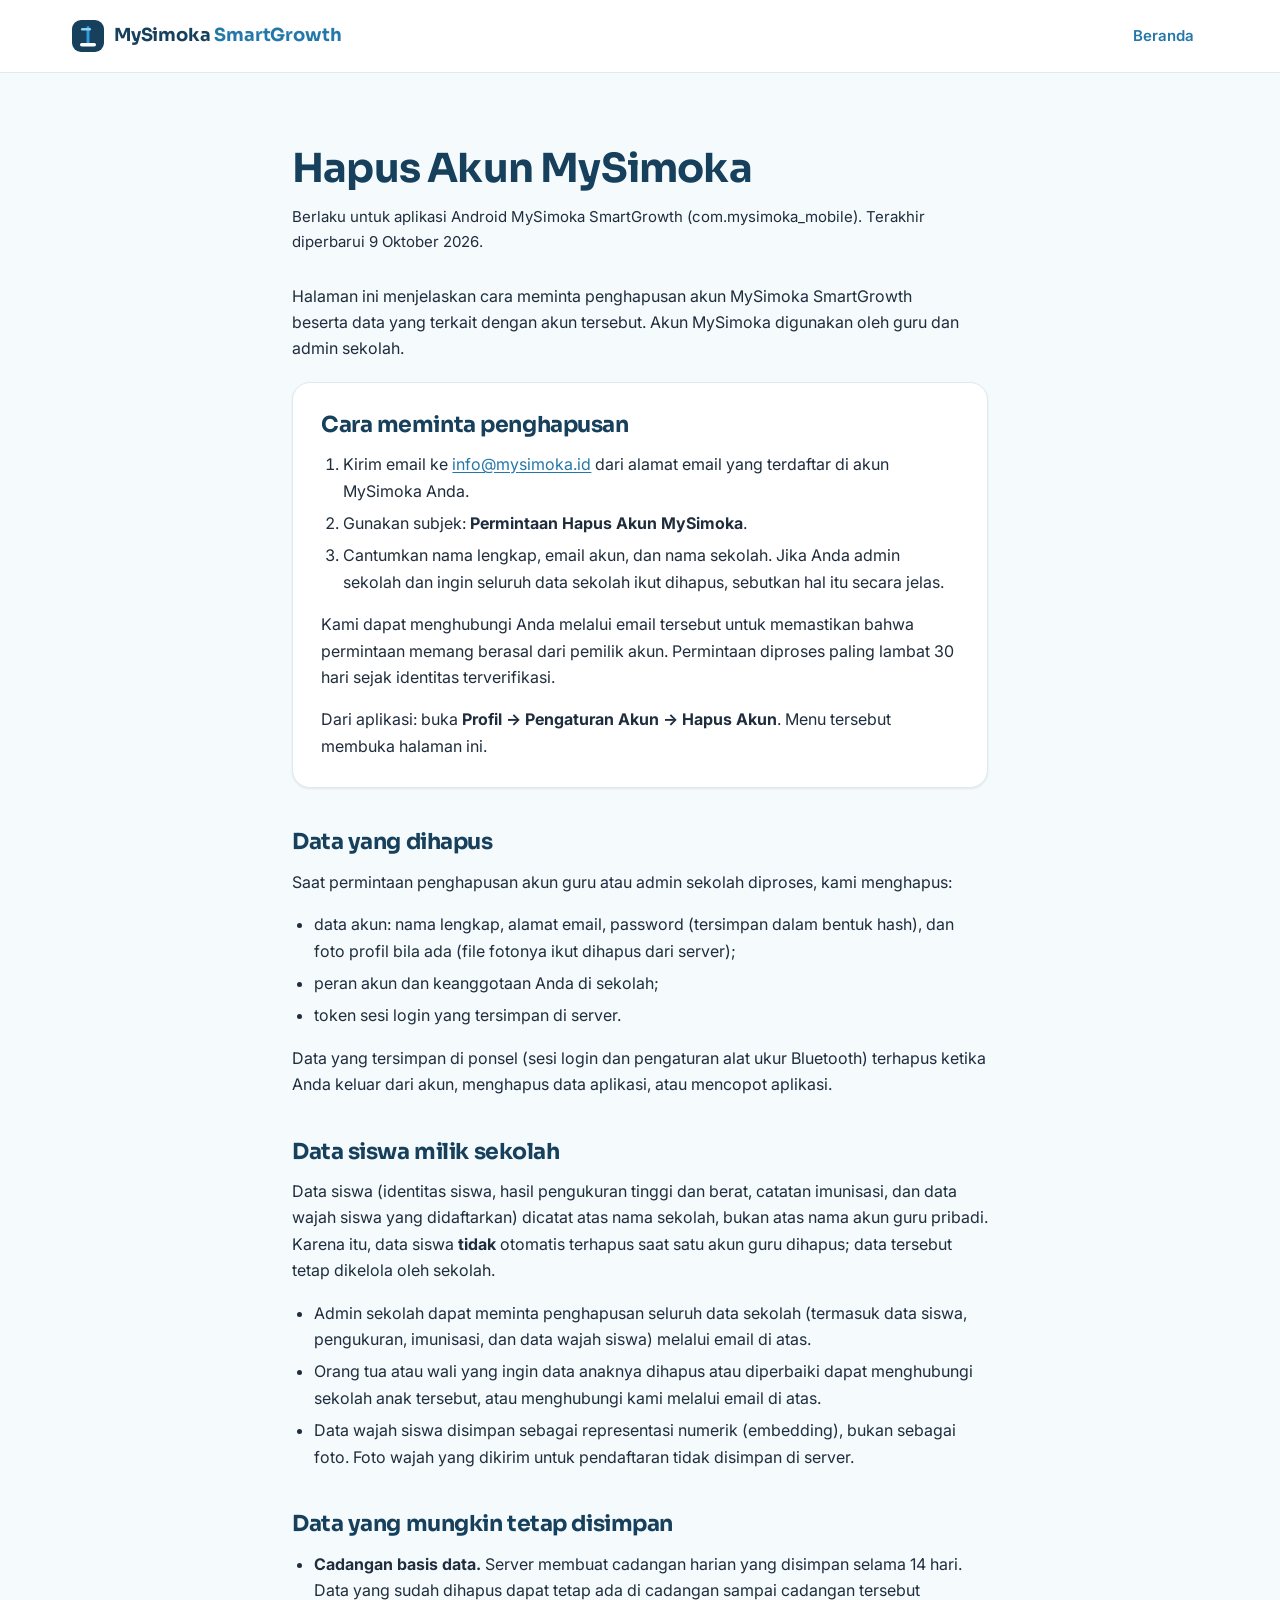
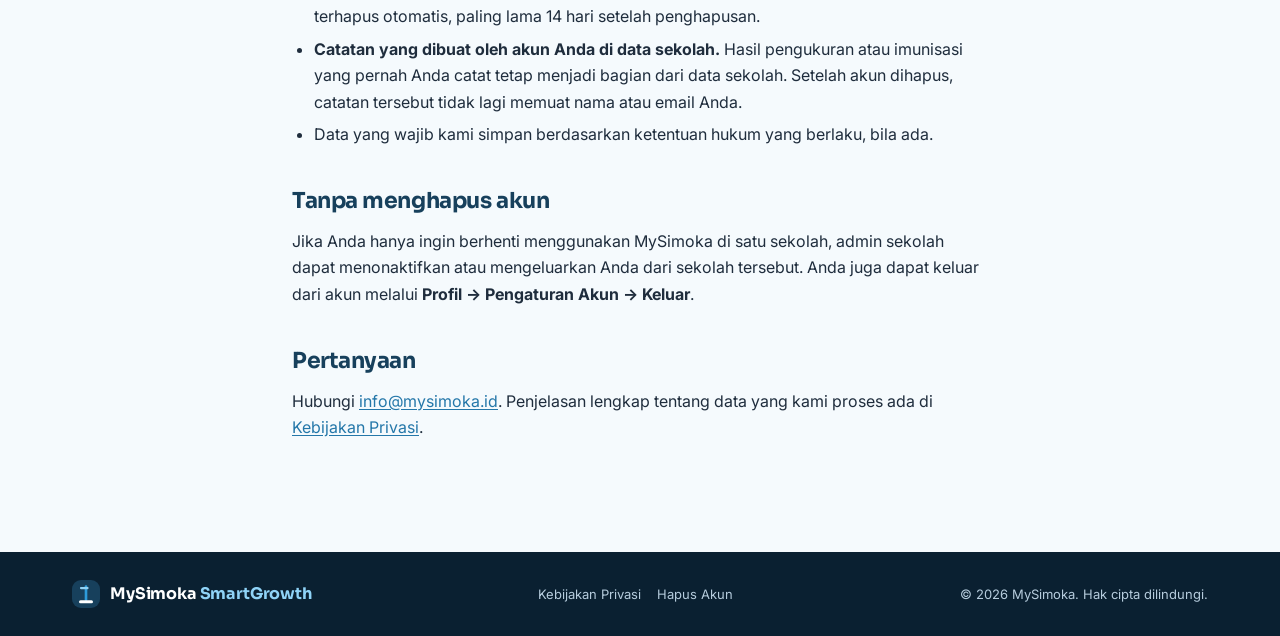
<file: hapus-akun.html>
<!DOCTYPE html>
<html lang="id">
<head>
  <meta charset="UTF-8">
  <meta name="viewport" content="width=device-width, initial-scale=1.0">
  <title>Hapus Akun — MySimoka SmartGrowth</title>
  <meta name="description" content="Cara meminta penghapusan akun MySimoka SmartGrowth beserta data terkait, data apa saja yang dihapus, dan data yang tetap disimpan.">
  <meta name="theme-color" content="#17405C">
  <link rel="canonical" href="https://mysimoka.id/hapus-akun.html">
  <link rel="icon" href="assets/favicon.svg" type="image/svg+xml">
  <link rel="preconnect" href="https://fonts.googleapis.com">
  <link rel="preconnect" href="https://fonts.gstatic.com" crossorigin>
  <link href="https://fonts.googleapis.com/css2?family=Inter:wght@400;500;600;700&family=Sora:wght@600;700;800&display=swap" rel="stylesheet">
  <link rel="stylesheet" href="css/style.css?v=4">
  <link rel="stylesheet" href="css/legal.css?v=1">
</head>
<body>
  <a class="skip-link" href="#main">Langsung ke isi</a>

  <header class="doc-header">
    <nav class="container nav-inner" aria-label="Navigasi">
      <a href="/" class="logo" aria-label="MySimoka SmartGrowth, ke beranda">
        <img src="assets/favicon.svg" alt="" width="32" height="32" class="logo-mark">
        <span>MySimoka <span class="logo-highlight">SmartGrowth</span></span>
      </a>
      <a href="/" class="doc-back">Beranda</a>
    </nav>
  </header>

  <main id="main" class="doc-main">
    <article class="container doc">
      <h1>Hapus Akun MySimoka</h1>
      <p class="doc-meta">Berlaku untuk aplikasi Android MySimoka SmartGrowth (com.mysimoka_mobile). Terakhir diperbarui 9 Oktober 2026.</p>

      <p>Halaman ini menjelaskan cara meminta penghapusan akun MySimoka SmartGrowth beserta data yang terkait dengan akun tersebut. Akun MySimoka digunakan oleh guru dan admin sekolah.</p>

      <div class="doc-card">
        <h2>Cara meminta penghapusan</h2>
        <ol>
          <li>Kirim email ke <a href="mailto:info@mysimoka.id?subject=Permintaan%20Hapus%20Akun%20MySimoka">info@mysimoka.id</a> dari alamat email yang terdaftar di akun MySimoka Anda.</li>
          <li>Gunakan subjek: <strong>Permintaan Hapus Akun MySimoka</strong>.</li>
          <li>Cantumkan nama lengkap, email akun, dan nama sekolah. Jika Anda admin sekolah dan ingin seluruh data sekolah ikut dihapus, sebutkan hal itu secara jelas.</li>
        </ol>
        <p>Kami dapat menghubungi Anda melalui email tersebut untuk memastikan bahwa permintaan memang berasal dari pemilik akun. Permintaan diproses paling lambat 30 hari sejak identitas terverifikasi.</p>
        <p>Dari aplikasi: buka <strong>Profil &rarr; Pengaturan Akun &rarr; Hapus Akun</strong>. Menu tersebut membuka halaman ini.</p>
      </div>

      <h2>Data yang dihapus</h2>
      <p>Saat permintaan penghapusan akun guru atau admin sekolah diproses, kami menghapus:</p>
      <ul>
        <li>data akun: nama lengkap, alamat email, password (tersimpan dalam bentuk hash), dan foto profil bila ada (file fotonya ikut dihapus dari server);</li>
        <li>peran akun dan keanggotaan Anda di sekolah;</li>
        <li>token sesi login yang tersimpan di server.</li>
      </ul>
      <p>Data yang tersimpan di ponsel (sesi login dan pengaturan alat ukur Bluetooth) terhapus ketika Anda keluar dari akun, menghapus data aplikasi, atau mencopot aplikasi.</p>

      <h2>Data siswa milik sekolah</h2>
      <p>Data siswa (identitas siswa, hasil pengukuran tinggi dan berat, catatan imunisasi, dan data wajah siswa yang didaftarkan) dicatat atas nama sekolah, bukan atas nama akun guru pribadi. Karena itu, data siswa <strong>tidak</strong> otomatis terhapus saat satu akun guru dihapus; data tersebut tetap dikelola oleh sekolah.</p>
      <ul>
        <li>Admin sekolah dapat meminta penghapusan seluruh data sekolah (termasuk data siswa, pengukuran, imunisasi, dan data wajah siswa) melalui email di atas.</li>
        <li>Orang tua atau wali yang ingin data anaknya dihapus atau diperbaiki dapat menghubungi sekolah anak tersebut, atau menghubungi kami melalui email di atas.</li>
        <li>Data wajah siswa disimpan sebagai representasi numerik (embedding), bukan sebagai foto. Foto wajah yang dikirim untuk pendaftaran tidak disimpan di server.</li>
      </ul>

      <h2>Data yang mungkin tetap disimpan</h2>
      <ul>
        <li><strong>Cadangan basis data.</strong> Server membuat cadangan harian yang disimpan selama 14 hari. Data yang sudah dihapus dapat tetap ada di cadangan sampai cadangan tersebut terhapus otomatis, paling lama 14 hari setelah penghapusan.</li>
        <li><strong>Catatan yang dibuat oleh akun Anda di data sekolah.</strong> Hasil pengukuran atau imunisasi yang pernah Anda catat tetap menjadi bagian dari data sekolah. Setelah akun dihapus, catatan tersebut tidak lagi memuat nama atau email Anda.</li>
        <li>Data yang wajib kami simpan berdasarkan ketentuan hukum yang berlaku, bila ada.</li>
      </ul>

      <h2>Tanpa menghapus akun</h2>
      <p>Jika Anda hanya ingin berhenti menggunakan MySimoka di satu sekolah, admin sekolah dapat menonaktifkan atau mengeluarkan Anda dari sekolah tersebut. Anda juga dapat keluar dari akun melalui <strong>Profil &rarr; Pengaturan Akun &rarr; Keluar</strong>.</p>

      <h2>Pertanyaan</h2>
      <p>Hubungi <a href="mailto:info@mysimoka.id?subject=Permintaan%20Hapus%20Akun%20MySimoka">info@mysimoka.id</a>. Penjelasan lengkap tentang data yang kami proses ada di <a href="/kebijakan-privasi.html">Kebijakan Privasi</a>.</p>
    </article>
  </main>

  <footer class="doc-footer">
    <div class="container">
      <div class="footer-bottom">
        <a href="/" class="logo logo--light">
          <img src="assets/favicon.svg" alt="" width="28" height="28" class="logo-mark">
          <span>MySimoka <span class="logo-highlight">SmartGrowth</span></span>
        </a>
        <div class="doc-footer-links">
          <a href="/kebijakan-privasi.html">Kebijakan Privasi</a>
          <a href="/hapus-akun.html">Hapus Akun</a>
        </div>
        <p class="copyright">&copy; 2026 MySimoka. Hak cipta dilindungi.</p>
      </div>
    </div>
  </footer>
</body>
</html>
</file>
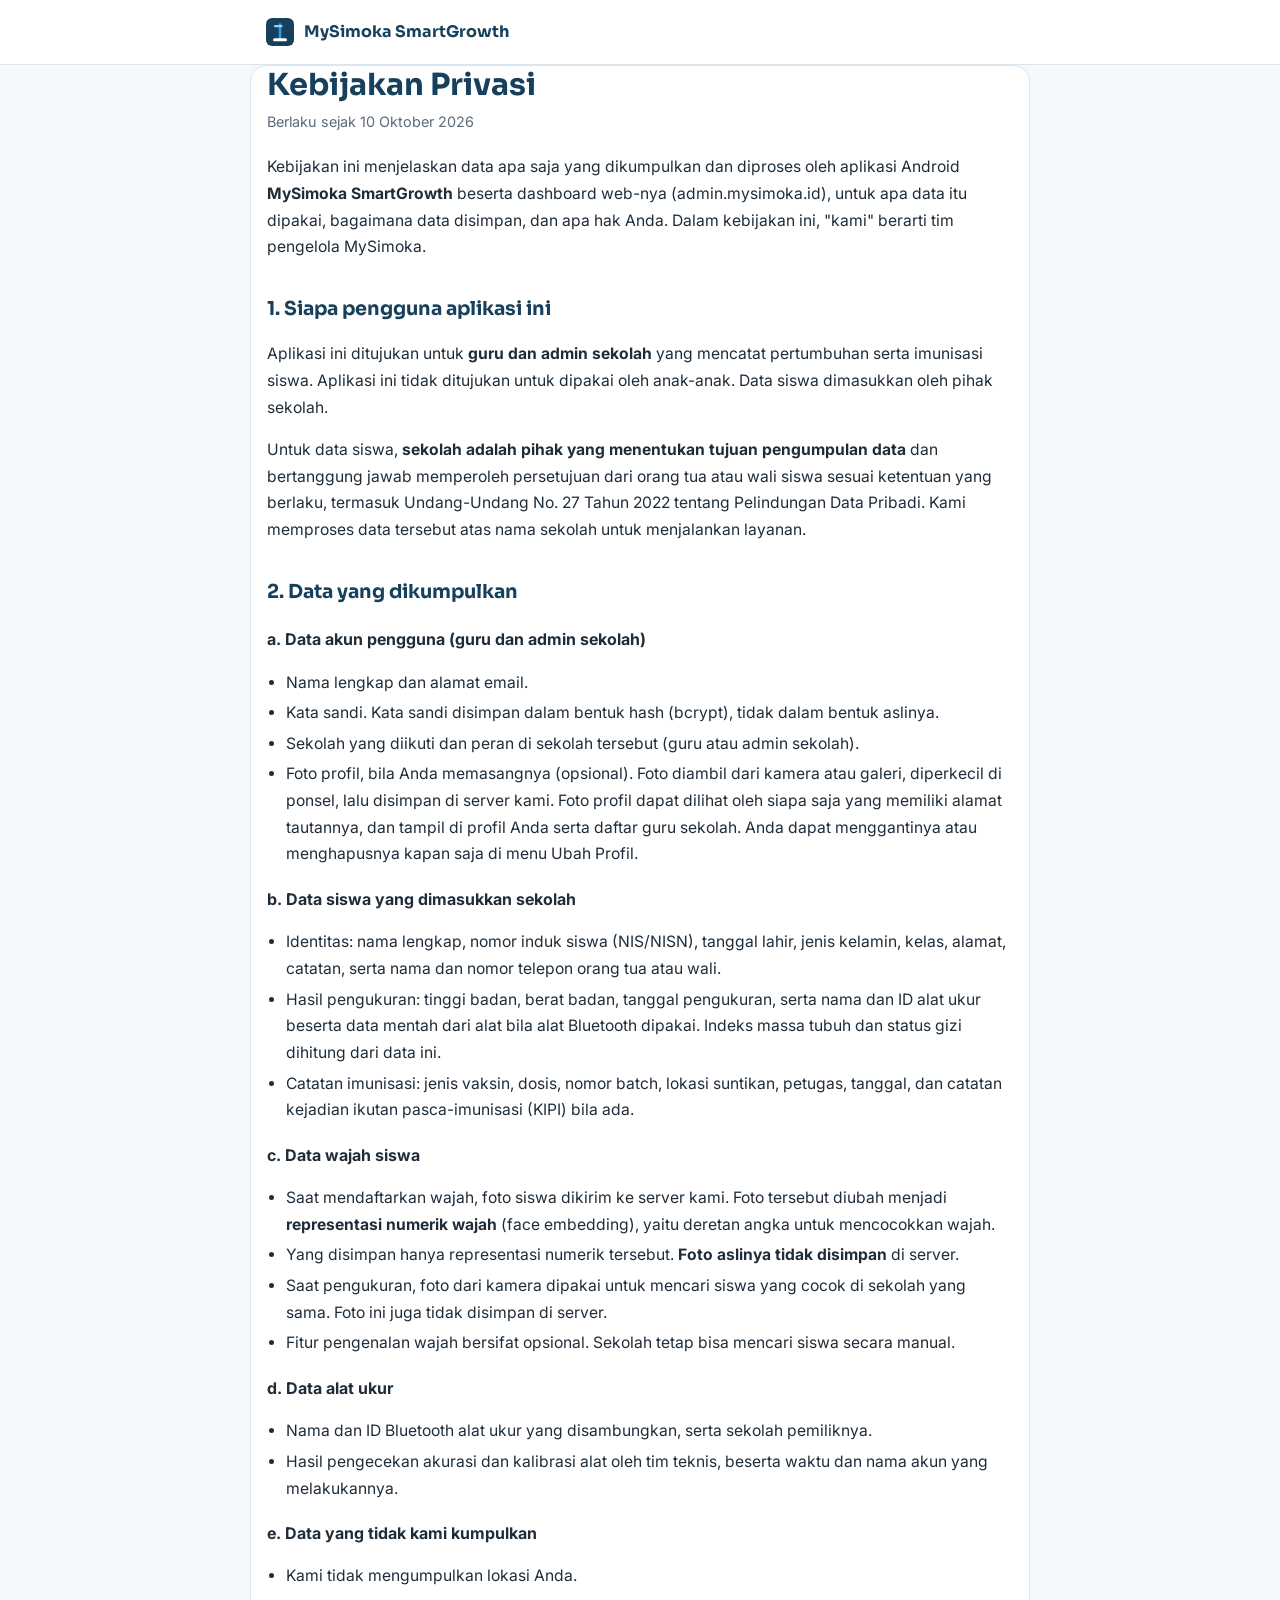
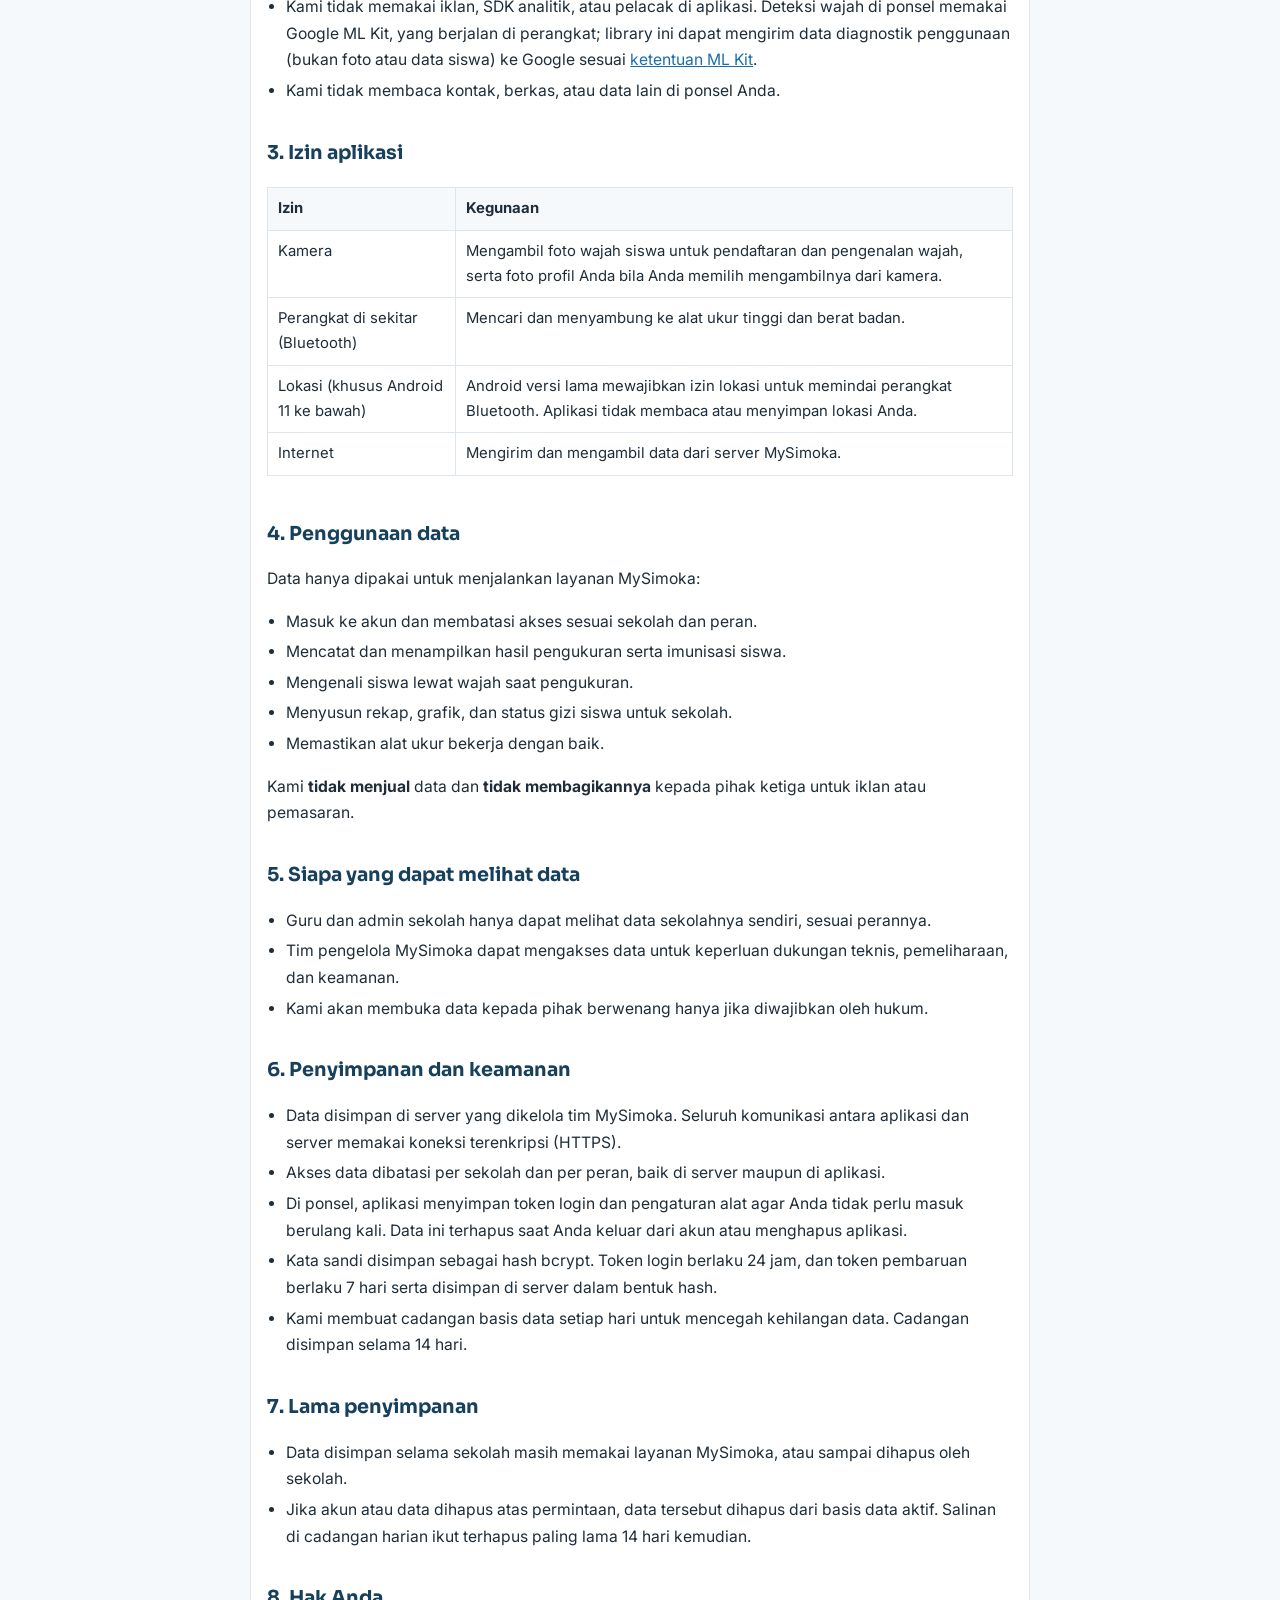
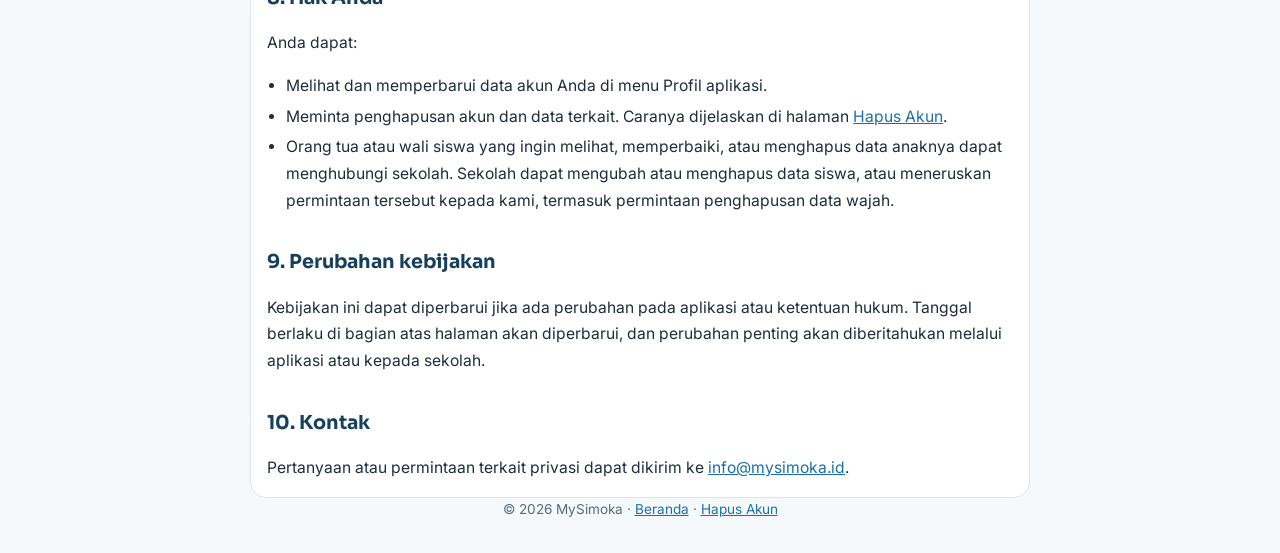
<file: kebijakan-privasi.html>
<!DOCTYPE html>
<html lang="id">
<head>
  <meta charset="UTF-8">
  <meta name="viewport" content="width=device-width, initial-scale=1.0">
  <title>Kebijakan Privasi — MySimoka SmartGrowth</title>
  <meta name="description" content="Kebijakan privasi aplikasi MySimoka SmartGrowth: data yang dikumpulkan, cara penggunaan, penyimpanan, dan hak pengguna.">
  <meta name="theme-color" content="#17405C">
  <link rel="canonical" href="https://mysimoka.id/kebijakan-privasi.html">
  <link rel="icon" href="assets/favicon.svg" type="image/svg+xml">
  <link rel="preconnect" href="https://fonts.googleapis.com">
  <link rel="preconnect" href="https://fonts.gstatic.com" crossorigin>
  <link href="https://fonts.googleapis.com/css2?family=Inter:wght@400;500;600;700&family=Sora:wght@600;700;800&display=swap" rel="stylesheet">
  <style>
    :root { --ink: #17405C; --text: #1f2d3a; --muted: #5b6b7a; --line: #dde6ee; --bg: #f6f9fc; }
    * { box-sizing: border-box; }
    body { margin: 0; font-family: Inter, system-ui, sans-serif; color: var(--text); background: var(--bg); line-height: 1.7; }
    header { background: #fff; border-bottom: 1px solid var(--line); }
    .wrap { max-width: 780px; margin: 0 auto; padding: 0 16px; }
    header .wrap { display: flex; align-items: center; gap: 10px; min-height: 64px; }
    header a { display: flex; align-items: center; gap: 10px; color: var(--ink); font-family: Sora, sans-serif; font-weight: 700; text-decoration: none; }
    main { background: #fff; margin: 24px auto 48px; border: 1px solid var(--line); border-radius: 16px; padding: 28px 24px 36px; }
    h1 { font-family: Sora, sans-serif; color: var(--ink); font-size: 1.9rem; line-height: 1.25; margin: 0 0 6px; }
    h2 { font-family: Sora, sans-serif; color: var(--ink); font-size: 1.2rem; margin: 32px 0 8px; }
    h3 { font-size: 1rem; margin: 18px 0 4px; }
    p, li { font-size: .98rem; }
    ul { padding-left: 1.2rem; }
    li { margin: 4px 0; }
    .meta { color: var(--muted); font-size: .9rem; margin: 0 0 20px; }
    table { width: 100%; border-collapse: collapse; margin: 10px 0; font-size: .93rem; }
    th, td { text-align: left; vertical-align: top; padding: 8px 10px; border: 1px solid var(--line); }
    th { background: var(--bg); }
    .table-scroll { overflow-x: auto; }
    a { color: #1b6fa8; }
    footer { text-align: center; color: var(--muted); font-size: .85rem; padding: 0 16px 32px; }
    @media (max-width: 600px) { main { margin: 16px 16px 32px; padding: 22px 16px 28px; } h1 { font-size: 1.5rem; } }
  </style>
</head>
<body>
  <header>
    <div class="wrap">
      <a href="/"><img src="assets/favicon.svg" alt="" width="28" height="28"> MySimoka SmartGrowth</a>
    </div>
  </header>

  <main class="wrap">
    <h1>Kebijakan Privasi</h1>
    <p class="meta">Berlaku sejak 10 Oktober 2026</p>

    <p>Kebijakan ini menjelaskan data apa saja yang dikumpulkan dan diproses oleh aplikasi Android <strong>MySimoka SmartGrowth</strong> beserta dashboard web-nya (admin.mysimoka.id), untuk apa data itu dipakai, bagaimana data disimpan, dan apa hak Anda. Dalam kebijakan ini, "kami" berarti tim pengelola MySimoka.</p>

    <h2>1. Siapa pengguna aplikasi ini</h2>
    <p>Aplikasi ini ditujukan untuk <strong>guru dan admin sekolah</strong> yang mencatat pertumbuhan serta imunisasi siswa. Aplikasi ini tidak ditujukan untuk dipakai oleh anak-anak. Data siswa dimasukkan oleh pihak sekolah.</p>
    <p>Untuk data siswa, <strong>sekolah adalah pihak yang menentukan tujuan pengumpulan data</strong> dan bertanggung jawab memperoleh persetujuan dari orang tua atau wali siswa sesuai ketentuan yang berlaku, termasuk Undang-Undang No. 27 Tahun 2022 tentang Pelindungan Data Pribadi. Kami memproses data tersebut atas nama sekolah untuk menjalankan layanan.</p>

    <h2>2. Data yang dikumpulkan</h2>

    <h3>a. Data akun pengguna (guru dan admin sekolah)</h3>
    <ul>
      <li>Nama lengkap dan alamat email.</li>
      <li>Kata sandi. Kata sandi disimpan dalam bentuk hash (bcrypt), tidak dalam bentuk aslinya.</li>
      <li>Sekolah yang diikuti dan peran di sekolah tersebut (guru atau admin sekolah).</li>
      <li>Foto profil, bila Anda memasangnya (opsional). Foto diambil dari kamera atau galeri, diperkecil di ponsel, lalu disimpan di server kami. Foto profil dapat dilihat oleh siapa saja yang memiliki alamat tautannya, dan tampil di profil Anda serta daftar guru sekolah. Anda dapat menggantinya atau menghapusnya kapan saja di menu Ubah Profil.</li>
    </ul>

    <h3>b. Data siswa yang dimasukkan sekolah</h3>
    <ul>
      <li>Identitas: nama lengkap, nomor induk siswa (NIS/NISN), tanggal lahir, jenis kelamin, kelas, alamat, catatan, serta nama dan nomor telepon orang tua atau wali.</li>
      <li>Hasil pengukuran: tinggi badan, berat badan, tanggal pengukuran, serta nama dan ID alat ukur beserta data mentah dari alat bila alat Bluetooth dipakai. Indeks massa tubuh dan status gizi dihitung dari data ini.</li>
      <li>Catatan imunisasi: jenis vaksin, dosis, nomor batch, lokasi suntikan, petugas, tanggal, dan catatan kejadian ikutan pasca-imunisasi (KIPI) bila ada.</li>
    </ul>

    <h3>c. Data wajah siswa</h3>
    <ul>
      <li>Saat mendaftarkan wajah, foto siswa dikirim ke server kami. Foto tersebut diubah menjadi <strong>representasi numerik wajah</strong> (face embedding), yaitu deretan angka untuk mencocokkan wajah.</li>
      <li>Yang disimpan hanya representasi numerik tersebut. <strong>Foto aslinya tidak disimpan</strong> di server.</li>
      <li>Saat pengukuran, foto dari kamera dipakai untuk mencari siswa yang cocok di sekolah yang sama. Foto ini juga tidak disimpan di server.</li>
      <li>Fitur pengenalan wajah bersifat opsional. Sekolah tetap bisa mencari siswa secara manual.</li>
    </ul>

    <h3>d. Data alat ukur</h3>
    <ul>
      <li>Nama dan ID Bluetooth alat ukur yang disambungkan, serta sekolah pemiliknya.</li>
      <li>Hasil pengecekan akurasi dan kalibrasi alat oleh tim teknis, beserta waktu dan nama akun yang melakukannya.</li>
    </ul>

    <h3>e. Data yang tidak kami kumpulkan</h3>
    <ul>
      <li>Kami tidak mengumpulkan lokasi Anda.</li>
      <li>Kami tidak memakai iklan, SDK analitik, atau pelacak di aplikasi. Deteksi wajah di ponsel memakai Google ML Kit, yang berjalan di perangkat; library ini dapat mengirim data diagnostik penggunaan (bukan foto atau data siswa) ke Google sesuai <a href="https://developers.google.com/ml-kit/terms">ketentuan ML Kit</a>.</li>
      <li>Kami tidak membaca kontak, berkas, atau data lain di ponsel Anda.</li>
    </ul>

    <h2>3. Izin aplikasi</h2>
    <div class="table-scroll">
      <table>
        <thead><tr><th>Izin</th><th>Kegunaan</th></tr></thead>
        <tbody>
          <tr><td>Kamera</td><td>Mengambil foto wajah siswa untuk pendaftaran dan pengenalan wajah, serta foto profil Anda bila Anda memilih mengambilnya dari kamera.</td></tr>
          <tr><td>Perangkat di sekitar (Bluetooth)</td><td>Mencari dan menyambung ke alat ukur tinggi dan berat badan.</td></tr>
          <tr><td>Lokasi (khusus Android 11 ke bawah)</td><td>Android versi lama mewajibkan izin lokasi untuk memindai perangkat Bluetooth. Aplikasi tidak membaca atau menyimpan lokasi Anda.</td></tr>
          <tr><td>Internet</td><td>Mengirim dan mengambil data dari server MySimoka.</td></tr>
        </tbody>
      </table>
    </div>

    <h2>4. Penggunaan data</h2>
    <p>Data hanya dipakai untuk menjalankan layanan MySimoka:</p>
    <ul>
      <li>Masuk ke akun dan membatasi akses sesuai sekolah dan peran.</li>
      <li>Mencatat dan menampilkan hasil pengukuran serta imunisasi siswa.</li>
      <li>Mengenali siswa lewat wajah saat pengukuran.</li>
      <li>Menyusun rekap, grafik, dan status gizi siswa untuk sekolah.</li>
      <li>Memastikan alat ukur bekerja dengan baik.</li>
    </ul>
    <p>Kami <strong>tidak menjual</strong> data dan <strong>tidak membagikannya</strong> kepada pihak ketiga untuk iklan atau pemasaran.</p>

    <h2>5. Siapa yang dapat melihat data</h2>
    <ul>
      <li>Guru dan admin sekolah hanya dapat melihat data sekolahnya sendiri, sesuai perannya.</li>
      <li>Tim pengelola MySimoka dapat mengakses data untuk keperluan dukungan teknis, pemeliharaan, dan keamanan.</li>
      <li>Kami akan membuka data kepada pihak berwenang hanya jika diwajibkan oleh hukum.</li>
    </ul>

    <h2>6. Penyimpanan dan keamanan</h2>
    <ul>
      <li>Data disimpan di server yang dikelola tim MySimoka. Seluruh komunikasi antara aplikasi dan server memakai koneksi terenkripsi (HTTPS).</li>
      <li>Akses data dibatasi per sekolah dan per peran, baik di server maupun di aplikasi.</li>
      <li>Di ponsel, aplikasi menyimpan token login dan pengaturan alat agar Anda tidak perlu masuk berulang kali. Data ini terhapus saat Anda keluar dari akun atau menghapus aplikasi.</li>
      <li>Kata sandi disimpan sebagai hash bcrypt. Token login berlaku 24 jam, dan token pembaruan berlaku 7 hari serta disimpan di server dalam bentuk hash.</li>
      <li>Kami membuat cadangan basis data setiap hari untuk mencegah kehilangan data. Cadangan disimpan selama 14 hari.</li>
    </ul>

    <h2>7. Lama penyimpanan</h2>
    <ul>
      <li>Data disimpan selama sekolah masih memakai layanan MySimoka, atau sampai dihapus oleh sekolah.</li>
      <li>Jika akun atau data dihapus atas permintaan, data tersebut dihapus dari basis data aktif. Salinan di cadangan harian ikut terhapus paling lama 14 hari kemudian.</li>
    </ul>

    <h2>8. Hak Anda</h2>
    <p>Anda dapat:</p>
    <ul>
      <li>Melihat dan memperbarui data akun Anda di menu Profil aplikasi.</li>
      <li>Meminta penghapusan akun dan data terkait. Caranya dijelaskan di halaman <a href="/hapus-akun.html">Hapus Akun</a>.</li>
      <li>Orang tua atau wali siswa yang ingin melihat, memperbaiki, atau menghapus data anaknya dapat menghubungi sekolah. Sekolah dapat mengubah atau menghapus data siswa, atau meneruskan permintaan tersebut kepada kami, termasuk permintaan penghapusan data wajah.</li>
    </ul>

    <h2>9. Perubahan kebijakan</h2>
    <p>Kebijakan ini dapat diperbarui jika ada perubahan pada aplikasi atau ketentuan hukum. Tanggal berlaku di bagian atas halaman akan diperbarui, dan perubahan penting akan diberitahukan melalui aplikasi atau kepada sekolah.</p>

    <h2>10. Kontak</h2>
    <p>Pertanyaan atau permintaan terkait privasi dapat dikirim ke <a href="mailto:info@mysimoka.id">info@mysimoka.id</a>.</p>
  </main>

  <footer>&copy; 2026 MySimoka &middot; <a href="/">Beranda</a> &middot; <a href="/hapus-akun.html">Hapus Akun</a></footer>
</body>
</html>
</file>
<file: css/style.css>
/* ============================================================
   MySimoka SmartGrowth — Design tokens
   Brand palette aligned with the Android app:
   primary #2D9CDB, primary-dark #2477A9, navy #17405C, text #1F2D3D.
   Type: Sora (display) + Inter (body)
============================================================ */

:root {
  /* Brand */
  --primary: #2D9CDB;
  --primary-600: #2477A9;   /* text-safe primary on white (AA) */
  --primary-700: #1D6390;   /* hover */
  --navy: #17405C;
  --navy-900: #0F2B3F;
  --navy-950: #0A2031;

  /* Surfaces */
  --bg: #F5FAFD;
  --surface: #FFFFFF;
  --tint-50: #EDF7FC;
  --tint-100: #D9EEF9;
  --tint-200: #B7DDF2;
  --border: #DDEAF2;

  /* Text */
  --ink: #1F2D3D;
  --ink-muted: #4F6275;
  --on-dark: #FFFFFF;
  --on-dark-muted: #B6CCDD;
  --on-dark-accent: #8FD3F7;

  --radius-sm: 12px;
  --radius-md: 18px;
  --radius-lg: 28px;

  --shadow-sm: 0 1px 2px rgba(15, 43, 63, 0.06), 0 1px 3px rgba(15, 43, 63, 0.04);
  --shadow-md: 0 10px 30px rgba(23, 64, 92, 0.10);
  --shadow-lg: 0 24px 60px rgba(10, 32, 49, 0.18);
  --shadow-cta: 0 10px 24px rgba(36, 119, 169, 0.30);

  --font-display: 'Sora', 'Inter', system-ui, sans-serif;
  --font-body: 'Inter', system-ui, -apple-system, 'Segoe UI', Roboto, sans-serif;

  /* Type scale (fluid) */
  --fs-h1: clamp(2.25rem, 1.55rem + 3vw, 3.75rem);
  --fs-h2: clamp(1.75rem, 1.35rem + 1.8vw, 2.75rem);
  --fs-h3: 1.1875rem;
  --fs-lead: clamp(1.0625rem, 1rem + 0.3vw, 1.1875rem);
  --fs-body: 1rem;
  --fs-sm: 0.9375rem;
  --fs-xs: 0.8125rem;

  /* Spacing rhythm */
  --space-section: clamp(72px, 9vw, 128px);
  --space-head: clamp(36px, 4.5vw, 56px);
  --gutter: clamp(16px, 4vw, 32px);
  --nav-h: 72px;

  --ease: cubic-bezier(.2, .7, .2, 1);
}

*, *::before, *::after { box-sizing: border-box; }

html {
  scroll-behavior: smooth;
  scroll-padding-top: calc(var(--nav-h) + 8px);
  -webkit-text-size-adjust: 100%;
}

body {
  margin: 0;
  font-family: var(--font-body);
  font-size: var(--fs-body);
  background: var(--bg);
  color: var(--ink);
  line-height: 1.65;
  -webkit-font-smoothing: antialiased;
  overflow-x: hidden;
}
@supports (overflow: clip) { body { overflow-x: clip; } }

h1, h2, h3 {
  font-family: var(--font-display);
  color: var(--ink);
  margin: 0 0 16px;
  line-height: 1.15;
  letter-spacing: -0.02em;
  text-wrap: balance;
}
h2 { font-size: var(--fs-h2); font-weight: 700; }
h3 { font-size: var(--fs-h3); font-weight: 600; letter-spacing: -0.01em; }

p { color: var(--ink-muted); margin: 0 0 16px; text-wrap: pretty; }

a { color: inherit; text-decoration: none; }
img { max-width: 100%; height: auto; display: block; }
ul, dl, dd { margin: 0; padding: 0; }

.icon {
  width: 24px;
  height: 24px;
  flex: none;
  fill: none;
  stroke: currentColor;
  stroke-width: 2;
  stroke-linecap: round;
  stroke-linejoin: round;
}

.container {
  width: 100%;
  max-width: 1200px;
  margin: 0 auto;
  padding: 0 var(--gutter);
}

section { padding: var(--space-section) 0; }

/* ---------- Accessibility helpers ---------- */
.skip-link {
  position: absolute;
  left: 16px;
  top: -60px;
  z-index: 200;
  background: var(--navy);
  color: #fff;
  font-weight: 600;
  padding: 10px 16px;
  border-radius: 10px;
  transition: top 0.2s ease;
}
.skip-link:focus { top: 12px; }

:focus-visible {
  outline: 3px solid var(--primary);
  outline-offset: 3px;
  border-radius: 6px;
}
#hero :focus-visible,
#detailed-features :focus-visible,
footer :focus-visible { outline-color: var(--on-dark-accent); }

/* ---------- Section heading block ---------- */
.section-head {
  max-width: 640px;
  margin-bottom: var(--space-head);
}
.section-head h2 { margin-bottom: 0; }
.section-head--center {
  margin-left: auto;
  margin-right: auto;
  text-align: center;
}
.section-lede {
  font-size: var(--fs-lead);
  margin: 20px 0 0;
}

.section-label {
  display: inline-flex;
  align-items: center;
  gap: 8px;
  font-family: var(--font-body);
  font-size: var(--fs-xs);
  font-weight: 700;
  letter-spacing: 0.12em;
  text-transform: uppercase;
  color: var(--primary-600);
  background: var(--tint-50);
  border: 1px solid var(--tint-100);
  padding: 6px 14px;
  border-radius: 999px;
  margin: 0 0 18px;
}
.section-label--light {
  color: var(--on-dark-accent);
  background: rgba(255, 255, 255, 0.07);
  border-color: rgba(143, 211, 247, 0.22);
}

/* ============================================================
   Reveal-on-scroll (only hides content when JS is running)
============================================================ */
.js .reveal {
  opacity: 0;
  transform: translateY(20px);
  transition: opacity 0.7s var(--ease), transform 0.7s var(--ease);
}
.js .reveal.is-visible { opacity: 1; transform: none; }

.problem-grid .reveal:nth-child(2),
.features-grid .reveal:nth-child(2),
.team-grid .reveal:nth-child(2) { transition-delay: 80ms; }
.problem-grid .reveal:nth-child(3),
.features-grid .reveal:nth-child(3),
.team-grid .reveal:nth-child(3) { transition-delay: 160ms; }
.features-grid .reveal:nth-child(5),
.team-grid .reveal:nth-child(5) { transition-delay: 80ms; }

/* ============================================================
   Buttons
============================================================ */
.cta-btn {
  display: inline-flex;
  align-items: center;
  justify-content: center;
  gap: 10px;
  min-height: 52px;
  background: var(--primary-600);
  color: #fff;
  font-weight: 600;
  font-size: var(--fs-body);
  line-height: 1.2;
  padding: 14px 26px;
  border-radius: 999px;
  box-shadow: var(--shadow-cta);
  transition: background 0.2s ease, transform 0.2s ease, box-shadow 0.2s ease;
}
.cta-btn .icon { width: 18px; height: 18px; fill: currentColor; stroke: none; }
.cta-btn:hover {
  background: var(--primary-700);
  transform: translateY(-2px);
  box-shadow: 0 14px 30px rgba(36, 119, 169, 0.38);
}
.cta-btn:active { transform: translateY(0); }

.cta-btn--light {
  background: #fff;
  color: var(--navy);
  box-shadow: 0 10px 28px rgba(0, 0, 0, 0.22);
}
.cta-btn--light .icon { color: var(--primary-600); }
.cta-btn--light:hover { background: var(--tint-50); color: var(--navy); }

.ghost-btn {
  display: inline-flex;
  align-items: center;
  gap: 8px;
  min-height: 52px;
  font-weight: 600;
  font-size: var(--fs-body);
  color: #E3F1FA;
  padding: 14px 22px;
  border-radius: 999px;
  border: 1px solid rgba(143, 211, 247, 0.35);
  background: rgba(255, 255, 255, 0.04);
  transition: border-color 0.2s ease, background 0.2s ease, color 0.2s ease;
}
.ghost-btn .icon { width: 18px; height: 18px; transition: transform 0.2s ease; }
.ghost-btn:hover { color: #fff; border-color: var(--on-dark-accent); background: rgba(255, 255, 255, 0.09); }
.ghost-btn:hover .icon { transform: translateY(2px); }

/* ============================================================
   Navbar
============================================================ */
.navbar {
  position: sticky;
  top: 0;
  z-index: 100;
  background: rgba(255, 255, 255, 0.82);
  backdrop-filter: saturate(160%) blur(14px);
  -webkit-backdrop-filter: saturate(160%) blur(14px);
  border-bottom: 1px solid transparent;
  transition: border-color 0.3s ease, box-shadow 0.3s ease;
}
.navbar.is-scrolled {
  border-bottom-color: var(--border);
  box-shadow: var(--shadow-sm);
}

.nav-inner {
  position: relative;
  display: flex;
  align-items: center;
  justify-content: space-between;
  gap: 16px;
  height: var(--nav-h);
}

.logo {
  display: inline-flex;
  align-items: center;
  gap: 10px;
  font-family: var(--font-display);
  font-weight: 700;
  font-size: 1.125rem;
  letter-spacing: -0.01em;
  color: var(--navy);
  white-space: nowrap;
  min-width: 0;
}
.logo-mark { width: 32px; height: 32px; border-radius: 9px; flex: none; }
.logo-highlight { color: var(--primary-600); }

.nav-links {
  list-style: none;
  display: flex;
  align-items: center;
  gap: 8px;
}
.nav-links a:not(.nav-cta) {
  display: inline-block;
  font-size: var(--fs-sm);
  font-weight: 500;
  color: var(--ink-muted);
  padding: 8px 14px;
  border-radius: 999px;
  transition: color 0.2s ease, background 0.2s ease;
}
.nav-links a:not(.nav-cta):hover { color: var(--primary-600); background: var(--tint-50); }

.nav-cta {
  display: inline-block;
  margin-left: 8px;
  background: var(--primary-600);
  color: #fff;
  font-size: var(--fs-sm);
  font-weight: 600;
  padding: 10px 20px;
  border-radius: 999px;
  transition: background 0.2s ease, transform 0.2s ease;
}
.nav-cta:hover { background: var(--primary-700); transform: translateY(-1px); }

.nav-toggle {
  display: none;
  flex-direction: column;
  align-items: center;
  justify-content: center;
  gap: 5px;
  width: 44px;
  height: 44px;
  flex: none;
  background: none;
  border: none;
  border-radius: 10px;
  cursor: pointer;
  padding: 0;
}
.nav-toggle span {
  display: block;
  width: 22px;
  height: 2px;
  background: var(--navy);
  border-radius: 2px;
  transition: transform 0.25s ease, opacity 0.25s ease;
}

/* ============================================================
   Hero
============================================================ */
#hero {
  position: relative;
  min-height: min(calc(100svh - var(--nav-h)), 920px);
  display: flex;
  align-items: center;
  padding: clamp(48px, 7vw, 96px) 0;
  overflow: hidden;
  isolation: isolate;
  background:
    radial-gradient(ellipse 70% 60% at 80% 20%, rgba(45, 156, 219, 0.28) 0%, transparent 60%),
    linear-gradient(160deg, var(--navy-950) 0%, var(--navy-900) 45%, var(--navy) 100%);
}

.hero-glow {
  position: absolute;
  top: -220px;
  right: -200px;
  width: 640px;
  height: 640px;
  max-width: 120vw;
  background: radial-gradient(circle at center, rgba(45, 156, 219, 0.55) 0%, rgba(45, 156, 219, 0.18) 45%, transparent 70%);
  filter: blur(24px);
  border-radius: 50%;
  z-index: -1;
  pointer-events: none;
}

.hero-grid {
  position: absolute;
  inset: 0;
  background-image:
    linear-gradient(rgba(255, 255, 255, 0.04) 1px, transparent 1px),
    linear-gradient(90deg, rgba(255, 255, 255, 0.04) 1px, transparent 1px);
  background-size: 56px 56px;
  -webkit-mask-image: radial-gradient(ellipse 80% 60% at 50% 30%, black 30%, transparent 80%);
  mask-image: radial-gradient(ellipse 80% 60% at 50% 30%, black 30%, transparent 80%);
  z-index: -1;
  pointer-events: none;
}

.hero-inner {
  display: grid;
  grid-template-columns: minmax(0, 1.05fr) minmax(0, 1fr);
  gap: clamp(32px, 5vw, 72px);
  align-items: center;
}

.eyebrow {
  display: inline-flex;
  align-items: center;
  gap: 10px;
  max-width: 100%;
  font-size: var(--fs-xs);
  font-weight: 600;
  letter-spacing: 0.02em;
  color: var(--on-dark-accent);
  background: rgba(255, 255, 255, 0.06);
  border: 1px solid rgba(143, 211, 247, 0.25);
  padding: 7px 14px;
  border-radius: 999px;
  margin-bottom: 24px;
}
.eyebrow-dot {
  width: 8px;
  height: 8px;
  flex: none;
  border-radius: 50%;
  background: var(--primary);
  box-shadow: 0 0 0 4px rgba(45, 156, 219, 0.25);
}

.hero-text h1 {
  font-size: var(--fs-h1);
  font-weight: 800;
  line-height: 1.06;
  letter-spacing: -0.03em;
  color: var(--on-dark);
  margin-bottom: 22px;
}

.text-accent {
  background: linear-gradient(92deg, #5CC0F2 0%, #A9E0FA 100%);
  -webkit-background-clip: text;
  background-clip: text;
  color: transparent;
}

.hero-desc {
  font-size: var(--fs-lead);
  line-height: 1.7;
  max-width: 540px;
  margin-bottom: 32px;
  color: var(--on-dark-muted);
}

.hero-actions {
  display: flex;
  align-items: center;
  gap: 14px;
  flex-wrap: wrap;
}

.hero-points {
  list-style: none;
  display: flex;
  flex-wrap: wrap;
  gap: 10px 22px;
  margin-top: 32px;
  font-size: var(--fs-sm);
  font-weight: 500;
  color: #D5E6F2;
}
.hero-points li { display: inline-flex; align-items: center; gap: 8px; }
.hero-points .icon {
  width: 18px;
  height: 18px;
  padding: 3px;
  stroke-width: 3;
  color: var(--navy-950);
  background: var(--on-dark-accent);
  border-radius: 50%;
}

/* --- 3D model viewer --- */
.hero-model { width: 100%; min-width: 0; }

.viewer-frame {
  position: relative;
  width: 100%;
  aspect-ratio: 1 / 1;
  max-height: 640px;
  margin-left: auto;
  border-radius: var(--radius-lg);
  background:
    radial-gradient(circle at 50% 35%, rgba(45, 156, 219, 0.18), transparent 65%),
    linear-gradient(160deg, rgba(255, 255, 255, 0.06), rgba(255, 255, 255, 0.015));
  border: 1px solid rgba(143, 211, 247, 0.18);
  box-shadow: 0 30px 70px rgba(3, 14, 24, 0.55), inset 0 1px 0 rgba(255, 255, 255, 0.07);
  overflow: hidden;
  cursor: grab;
}
.viewer-frame:active { cursor: grabbing; }

#modelCanvas {
  position: absolute;
  inset: 0;
  width: 100%;
  height: 100%;
  display: block;
  touch-action: none;
}

.viewer-loading {
  position: absolute;
  inset: 0;
  display: flex;
  flex-direction: column;
  align-items: center;
  justify-content: center;
  gap: 14px;
  color: var(--on-dark-muted);
  font-size: var(--fs-xs);
  font-weight: 500;
  transition: opacity 0.3s ease;
  pointer-events: none;
  text-align: center;
  padding: 0 24px;
}
.viewer-loading.is-error { color: #E7F3FB; }

.viewer-spinner {
  width: 26px;
  height: 26px;
  border-radius: 50%;
  border: 2.5px solid rgba(143, 211, 247, 0.2);
  border-top-color: var(--primary);
  animation: spin 0.9s linear infinite;
}
@keyframes spin { to { transform: rotate(360deg); } }

.viewer-hint {
  position: absolute;
  left: 16px;
  bottom: 16px;
  max-width: calc(100% - 32px);
  display: inline-flex;
  align-items: center;
  gap: 8px;
  font-size: 0.75rem;
  font-weight: 500;
  color: #D5E6F2;
  background: rgba(10, 32, 49, 0.62);
  border: 1px solid rgba(143, 211, 247, 0.2);
  padding: 8px 14px;
  border-radius: 999px;
  backdrop-filter: blur(6px);
  -webkit-backdrop-filter: blur(6px);
  pointer-events: none;
}

.viewer-toolbar {
  position: absolute;
  right: 14px;
  top: 50%;
  transform: translateY(-50%);
  display: flex;
  flex-direction: column;
  gap: 8px;
  z-index: 5;
}

.viewer-tool {
  width: 40px;
  height: 40px;
  display: flex;
  align-items: center;
  justify-content: center;
  border: 1px solid rgba(143, 211, 247, 0.22);
  border-radius: 12px;
  background: rgba(10, 32, 49, 0.62);
  backdrop-filter: blur(6px);
  -webkit-backdrop-filter: blur(6px);
  color: #D5E6F2;
  cursor: pointer;
  transition: background 0.2s ease, color 0.2s ease, border-color 0.2s ease, transform 0.15s ease;
}
.viewer-tool:hover {
  background: rgba(45, 156, 219, 0.45);
  color: #fff;
  border-color: rgba(143, 211, 247, 0.55);
}
.viewer-tool:active { transform: scale(0.92); }

/* ============================================================
   Shared card styles
============================================================ */
.problem-card,
.feature-card,
.team-card {
  position: relative;
  background: var(--surface);
  border: 1px solid var(--border);
  border-radius: var(--radius-md);
  padding: clamp(24px, 3vw, 32px);
  box-shadow: var(--shadow-sm);
  transition: transform 0.25s var(--ease), box-shadow 0.25s ease, border-color 0.25s ease, opacity 0.7s var(--ease);
}
.problem-card:hover,
.feature-card:hover,
.team-card:hover {
  transform: translateY(-4px);
  box-shadow: var(--shadow-md);
  border-color: var(--tint-200);
}
.problem-card h3,
.feature-card h3 { margin-bottom: 8px; }
.problem-card p,
.feature-card p { margin: 0; font-size: var(--fs-sm); line-height: 1.65; }

.card-icon {
  width: 52px;
  height: 52px;
  display: flex;
  align-items: center;
  justify-content: center;
  border-radius: 14px;
  margin-bottom: 22px;
  color: #fff;
  background: linear-gradient(140deg, var(--primary) 0%, var(--primary-600) 100%);
  box-shadow: 0 8px 18px rgba(45, 156, 219, 0.28);
}
.card-icon--soft {
  color: var(--primary-600);
  background: var(--tint-50);
  border: 1px solid var(--tint-100);
  box-shadow: none;
}
.card-icon--dark {
  background: linear-gradient(140deg, var(--navy) 0%, var(--navy-900) 100%);
  box-shadow: 0 8px 18px rgba(23, 64, 92, 0.25);
}

/* ============================================================
   Problem
============================================================ */
#problem { background: var(--surface); }

.problem-grid {
  display: grid;
  grid-template-columns: repeat(3, minmax(0, 1fr));
  gap: 24px;
}
.problem-card { background: var(--bg); box-shadow: none; }

/* ============================================================
   Value
============================================================ */
#value {
  position: relative;
  background:
    radial-gradient(ellipse 60% 70% at 50% 0%, rgba(45, 156, 219, 0.12), transparent 70%),
    var(--tint-50);
  border-block: 1px solid var(--tint-100);
}

.value-stats {
  display: grid;
  grid-template-columns: repeat(3, minmax(0, 1fr));
  gap: 20px;
  max-width: 880px;
  margin: 0 auto;
}

.stat {
  display: flex;
  flex-direction: column;
  align-items: center;
  gap: 6px;
  text-align: center;
  background: var(--surface);
  border: 1px solid var(--tint-100);
  border-radius: var(--radius-md);
  padding: 28px 20px;
  box-shadow: var(--shadow-sm);
}

.stat-num {
  font-family: var(--font-display);
  font-size: clamp(2.25rem, 1.8rem + 2vw, 3rem);
  font-weight: 800;
  line-height: 1;
  letter-spacing: -0.03em;
  color: var(--primary-600);
}

.stat-label {
  font-size: var(--fs-sm);
  color: var(--ink-muted);
}

/* ============================================================
   Features — 3 + 2 bento layout
============================================================ */
#features { background: var(--surface); }

.features-grid {
  display: grid;
  grid-template-columns: repeat(6, minmax(0, 1fr));
  gap: 24px;
}
.feature-card { grid-column: span 2; background: var(--bg); box-shadow: none; }
.feature-card--wide {
  grid-column: span 3;
  background: linear-gradient(160deg, var(--tint-50) 0%, var(--surface) 100%);
  border-color: var(--tint-100);
}

/* ============================================================
   Detailed Features — Slider
============================================================ */
#detailed-features {
  background:
    radial-gradient(ellipse 60% 50% at 15% 0%, rgba(45, 156, 219, 0.18), transparent 70%),
    var(--navy-900);
}
#detailed-features h2 { color: var(--on-dark); }

.df-slider { position: relative; }
.df-viewport { overflow: hidden; border-radius: var(--radius-md); }

.df-track {
  display: flex;
  transition: transform 0.55s var(--ease);
}

.df-slide {
  flex: 0 0 100%;
  min-width: 0;
  display: grid;
  grid-template-columns: minmax(0, 1.1fr) minmax(0, 1fr);
  gap: clamp(28px, 5vw, 64px);
  align-items: center;
}

.df-slide-img {
  border-radius: var(--radius-md);
  overflow: hidden;
  background: rgba(255, 255, 255, 0.05);
  aspect-ratio: 4 / 3;
  border: 1px solid rgba(143, 211, 247, 0.15);
  box-shadow: var(--shadow-lg);
}
.df-slide-img img { width: 100%; height: 100%; object-fit: cover; }

.df-slide-text { padding: 8px 0; }

.df-slide-num {
  display: inline-block;
  font-family: var(--font-display);
  font-size: clamp(2.5rem, 2rem + 2vw, 3.5rem);
  font-weight: 800;
  line-height: 1;
  letter-spacing: -0.03em;
  color: transparent;
  -webkit-text-stroke: 1.5px rgba(143, 211, 247, 0.55);
  margin-bottom: 18px;
}

.df-slide-text h3 {
  color: var(--on-dark);
  font-size: clamp(1.375rem, 1.1rem + 1.2vw, 1.875rem);
  margin-bottom: 12px;
}

.df-slide-text p {
  color: var(--on-dark-muted);
  font-size: var(--fs-lead);
  line-height: 1.7;
  max-width: 460px;
  margin: 0;
}

.df-controls {
  display: flex;
  align-items: center;
  gap: 16px;
  margin-top: 36px;
}

.df-arrow {
  width: 48px;
  height: 48px;
  display: flex;
  align-items: center;
  justify-content: center;
  border: 1px solid rgba(143, 211, 247, 0.25);
  border-radius: 50%;
  background: rgba(255, 255, 255, 0.06);
  color: #D5E6F2;
  cursor: pointer;
  transition: background 0.2s ease, color 0.2s ease, border-color 0.2s ease, transform 0.15s ease;
}
.df-arrow:hover {
  background: rgba(45, 156, 219, 0.4);
  color: #fff;
  border-color: rgba(143, 211, 247, 0.55);
}
.df-arrow:active { transform: scale(0.92); }

.df-dots { display: flex; gap: 4px; align-items: center; }

/* 24px hit area around a small visual dot */
.df-dot {
  position: relative;
  width: 24px;
  height: 24px;
  border: none;
  background: none;
  cursor: pointer;
  padding: 0;
  transition: width 0.25s ease;
}
.df-dot::before {
  content: "";
  position: absolute;
  left: 50%;
  top: 50%;
  width: 8px;
  height: 8px;
  transform: translate(-50%, -50%);
  border-radius: 999px;
  background: rgba(182, 204, 221, 0.35);
  transition: width 0.25s ease, background 0.25s ease;
}
.df-dot.is-active { width: 36px; }
.df-dot.is-active::before { width: 28px; background: var(--primary); }

/* ============================================================
   Team
============================================================ */
#team { background: var(--bg); }

.team-grid {
  list-style: none;
  display: flex;
  flex-wrap: wrap;
  justify-content: center;
  gap: 24px;
}
.team-card {
  flex: 0 1 calc((100% - 48px) / 3);
  text-align: center;
  padding-block: 36px;
}

.team-avatar {
  width: 80px;
  height: 80px;
  margin: 0 auto 18px;
  border-radius: 50%;
  display: flex;
  align-items: center;
  justify-content: center;
  font-family: var(--font-display);
  font-weight: 700;
  font-size: 1.375rem;
  letter-spacing: 0.02em;
  color: #fff;
  background: linear-gradient(140deg, var(--primary) 0%, var(--navy) 100%);
  box-shadow: 0 0 0 6px var(--tint-50), 0 10px 22px rgba(23, 64, 92, 0.22);
}

.team-card h3 { font-size: 1.125rem; margin-bottom: 4px; }
.team-role { font-size: var(--fs-sm); color: var(--ink-muted); margin: 0; }

/* ============================================================
   Footer
============================================================ */
footer {
  position: relative;
  overflow: hidden;
  background:
    radial-gradient(ellipse 60% 70% at 85% 10%, rgba(45, 156, 219, 0.35), transparent 65%),
    linear-gradient(160deg, var(--navy-950) 0%, var(--navy) 100%);
  padding: var(--space-section) 0 32px;
}

.footer-cta {
  display: grid;
  grid-template-columns: minmax(0, 0.85fr) minmax(0, 1.15fr);
  gap: clamp(32px, 6vw, 80px);
  align-items: center;
  max-width: 1000px;
  margin: 0 auto;
}

.footer-cta-visual { display: flex; justify-content: center; }

.footer-mockup-img {
  width: 100%;
  max-width: 280px;
  filter: drop-shadow(0 30px 50px rgba(0, 0, 0, 0.4));
}

.footer-cta-content { text-align: left; }

.footer-title {
  color: var(--on-dark);
  font-size: clamp(1.75rem, 1.3rem + 2vw, 2.625rem);
  margin-bottom: 16px;
}
.footer-desc {
  color: var(--on-dark-muted);
  font-size: var(--fs-lead);
  max-width: 460px;
  margin-bottom: 32px;
}

.footer-bottom {
  display: flex;
  align-items: center;
  justify-content: space-between;
  flex-wrap: wrap;
  gap: 16px;
  margin-top: clamp(56px, 7vw, 88px);
  padding-top: 28px;
  border-top: 1px solid rgba(255, 255, 255, 0.12);
}
.logo--light { color: #fff; font-size: 1rem; }
.logo--light .logo-highlight { color: var(--on-dark-accent); }
.logo--light .logo-mark { width: 28px; height: 28px; }

.copyright {
  font-size: var(--fs-xs);
  color: var(--on-dark-muted);
  margin: 0;
}

/* ============================================================
   Responsive
============================================================ */
@media (max-width: 960px) {
  .hero-inner { grid-template-columns: minmax(0, 1fr); }
  .hero-text { max-width: 640px; }
  .viewer-frame { aspect-ratio: 4 / 3.4; max-height: 520px; margin: 0 auto; }

  .problem-grid { grid-template-columns: repeat(2, minmax(0, 1fr)); }
  .problem-card:last-child { grid-column: 1 / -1; }

  .features-grid { grid-template-columns: repeat(2, minmax(0, 1fr)); }
  .feature-card, .feature-card--wide { grid-column: auto; }
  .feature-card:first-child { grid-column: 1 / -1; }

  .team-card { flex-basis: calc((100% - 24px) / 2); }

  .df-slide { grid-template-columns: minmax(0, 1fr); gap: 28px; }
}

@media (max-width: 720px) {
  :root { --nav-h: 64px; }

  .nav-toggle { display: flex; }

  .nav-links {
    position: absolute;
    top: var(--nav-h);
    left: 0;
    right: 0;
    background: var(--surface);
    border-bottom: 1px solid var(--border);
    box-shadow: var(--shadow-md);
    flex-direction: column;
    align-items: stretch;
    gap: 0;
    padding: 8px var(--gutter) 20px;
    transform: translateY(-8px);
    opacity: 0;
    visibility: hidden;
    transition: transform 0.25s ease, opacity 0.25s ease, visibility 0s linear 0.25s;
  }
  .nav-links.is-open {
    transform: none;
    opacity: 1;
    visibility: visible;
    transition: transform 0.25s ease, opacity 0.25s ease;
  }
  .nav-links li { border-bottom: 1px solid var(--border); }
  .nav-links li:last-child { border-bottom: none; padding-top: 16px; }
  .nav-links a:not(.nav-cta) { display: block; padding: 14px 4px; border-radius: 0; font-size: var(--fs-body); }
  .nav-links a:not(.nav-cta):hover { background: none; }
  .nav-cta { display: block; margin: 0; text-align: center; padding: 14px 20px; font-size: var(--fs-body); }

  .nav-toggle.is-open span:nth-child(1) { transform: translateY(7px) rotate(45deg); }
  .nav-toggle.is-open span:nth-child(2) { opacity: 0; }
  .nav-toggle.is-open span:nth-child(3) { transform: translateY(-7px) rotate(-45deg); }

  .hero-actions { flex-direction: column; align-items: stretch; }
  .hero-actions .cta-btn, .hero-actions .ghost-btn { justify-content: center; }
  .viewer-frame { aspect-ratio: 1 / 1.05; }
  .viewer-hint { font-size: 0.6875rem; padding: 7px 12px; }

  .problem-grid,
  .features-grid { grid-template-columns: minmax(0, 1fr); gap: 16px; }
  .problem-card:last-child, .feature-card:first-child { grid-column: auto; }

  .value-stats { grid-template-columns: minmax(0, 1fr); gap: 12px; }
  .stat { padding: 22px 16px; }

  .team-grid { gap: 16px; }
  .team-card { flex-basis: 100%; }

  .df-controls { justify-content: center; }

  .footer-cta { grid-template-columns: minmax(0, 1fr); text-align: center; }
  .footer-cta-visual { order: 2; }
  .footer-mockup-img { max-width: 220px; }
  .footer-cta-content { text-align: center; }
  .footer-desc { margin-left: auto; margin-right: auto; }
  .footer-bottom { flex-direction: column; text-align: center; }
}

@media (max-width: 380px) {
  .logo { font-size: 1rem; gap: 8px; }
  .logo-mark { width: 28px; height: 28px; }
  .eyebrow { font-size: 0.75rem; }
}

/* ============================================================
   Reduced motion
============================================================ */
@media (prefers-reduced-motion: reduce) {
  html { scroll-behavior: auto; }
  *, *::before, *::after {
    animation-duration: 0.01ms !important;
    animation-iteration-count: 1 !important;
    transition-duration: 0.01ms !important;
    transition-delay: 0s !important;
  }
  .js .reveal { opacity: 1; transform: none; }
  .problem-card:hover, .feature-card:hover, .team-card:hover,
  .cta-btn:hover, .nav-cta:hover { transform: none; }
}

/* ============================================================
   Google Play download
============================================================ */
.cta-btn--play {
  gap: 12px;
  background: #000;
  color: #fff;
  border: 1px solid #a6a6a6;
  border-radius: 12px;
  padding: 8px 22px 8px 18px;
  box-shadow: 0 10px 28px rgba(0, 0, 0, 0.22);
}
.cta-btn--play .icon { width: 26px; height: 26px; }
.cta-btn--play:hover {
  background: #1a1a1a;
  box-shadow: 0 14px 30px rgba(0, 0, 0, 0.3);
}
.play-label {
  display: flex;
  flex-direction: column;
  align-items: flex-start;
  font-size: 1.15rem;
  font-weight: 600;
  line-height: 1.1;
  letter-spacing: 0.01em;
}
.play-label small {
  font-size: 0.68rem;
  font-weight: 500;
  text-transform: uppercase;
  letter-spacing: 0.06em;
}
.store-note {
  margin-top: 14px;
  font-size: var(--fs-sm);
  color: var(--on-dark-muted);
}
.install-steps {
  margin-top: 18px;
  padding-left: 1.25em;
  display: grid;
  gap: 6px;
  max-width: 460px;
  font-size: var(--fs-sm);
  line-height: 1.6;
  color: var(--on-dark-muted);
}
.install-steps strong { color: var(--on-dark); font-weight: 600; }

.copyright a {
  color: inherit;
  text-decoration: underline;
}
</file>
<file: css/legal.css>
/* ============================================================
   Standalone text pages (hapus-akun.html, kebijakan-privasi.html).
   Loaded after css/style.css; reuses its tokens (--navy, --ink, ...).
============================================================ */

.doc-header {
  background: var(--surface);
  border-bottom: 1px solid var(--border);
}
.doc-header .nav-inner { height: var(--nav-h); }
.doc-back {
  font-size: var(--fs-sm);
  font-weight: 600;
  color: var(--primary-600);
  padding: 8px 14px;
  border-radius: 999px;
  white-space: nowrap;
}
.doc-back:hover { background: var(--tint-50); }

.doc-main { padding: clamp(40px, 6vw, 72px) 0 clamp(56px, 8vw, 96px); }

.doc {
  max-width: 760px;
  margin: 0 auto;
}
.doc h1 {
  font-family: var(--font-display);
  font-size: clamp(1.875rem, 1.4rem + 2vw, 2.5rem);
  line-height: 1.2;
  color: var(--navy);
  margin: 0 0 12px;
}
.doc h2 {
  font-family: var(--font-display);
  font-size: 1.375rem;
  line-height: 1.3;
  color: var(--navy);
  margin: 40px 0 12px;
}
.doc h3 {
  font-size: var(--fs-h3);
  color: var(--ink);
  margin: 24px 0 8px;
}
.doc p, .doc li { color: var(--ink); }
.doc ul, .doc ol { padding-left: 1.4em; margin: 0 0 16px; }
.doc li { margin-bottom: 6px; }
.doc a { color: var(--primary-600); text-decoration: underline; text-underline-offset: 2px; }
.doc-meta { color: var(--ink-muted); font-size: var(--fs-sm); margin: 0 0 28px; }

.doc-card {
  background: var(--surface);
  border: 1px solid var(--border);
  border-radius: var(--radius-md);
  box-shadow: var(--shadow-sm);
  padding: clamp(18px, 3vw, 28px);
  margin: 20px 0;
}
.doc-card > :first-child { margin-top: 0; }
.doc-card > :last-child { margin-bottom: 0; }

/* Placeholder the site owner must fill before publishing. */
.todo {
  background: #FFF4CC;
  color: #5C4400;
  border: 1px dashed #C9A227;
  border-radius: 6px;
  padding: 1px 6px;
  font-weight: 600;
}

.doc table {
  width: 100%;
  border-collapse: collapse;
  margin: 12px 0 20px;
  font-size: var(--fs-sm);
}
.doc th, .doc td {
  text-align: left;
  vertical-align: top;
  padding: 10px 12px;
  border-bottom: 1px solid var(--border);
}
.doc th { color: var(--navy); background: var(--tint-50); }
.doc-table-wrap { overflow-x: auto; }

.doc-footer {
  background: var(--navy-950);
  padding: 28px 0;
}
.doc-footer .footer-bottom { margin-top: 0; padding-top: 0; border-top: 0; }
.doc-footer-links { display: flex; flex-wrap: wrap; gap: 16px; font-size: var(--fs-xs); }
.doc-footer-links a { color: var(--on-dark-muted); }
.doc-footer-links a:hover { color: #fff; }
</file>
